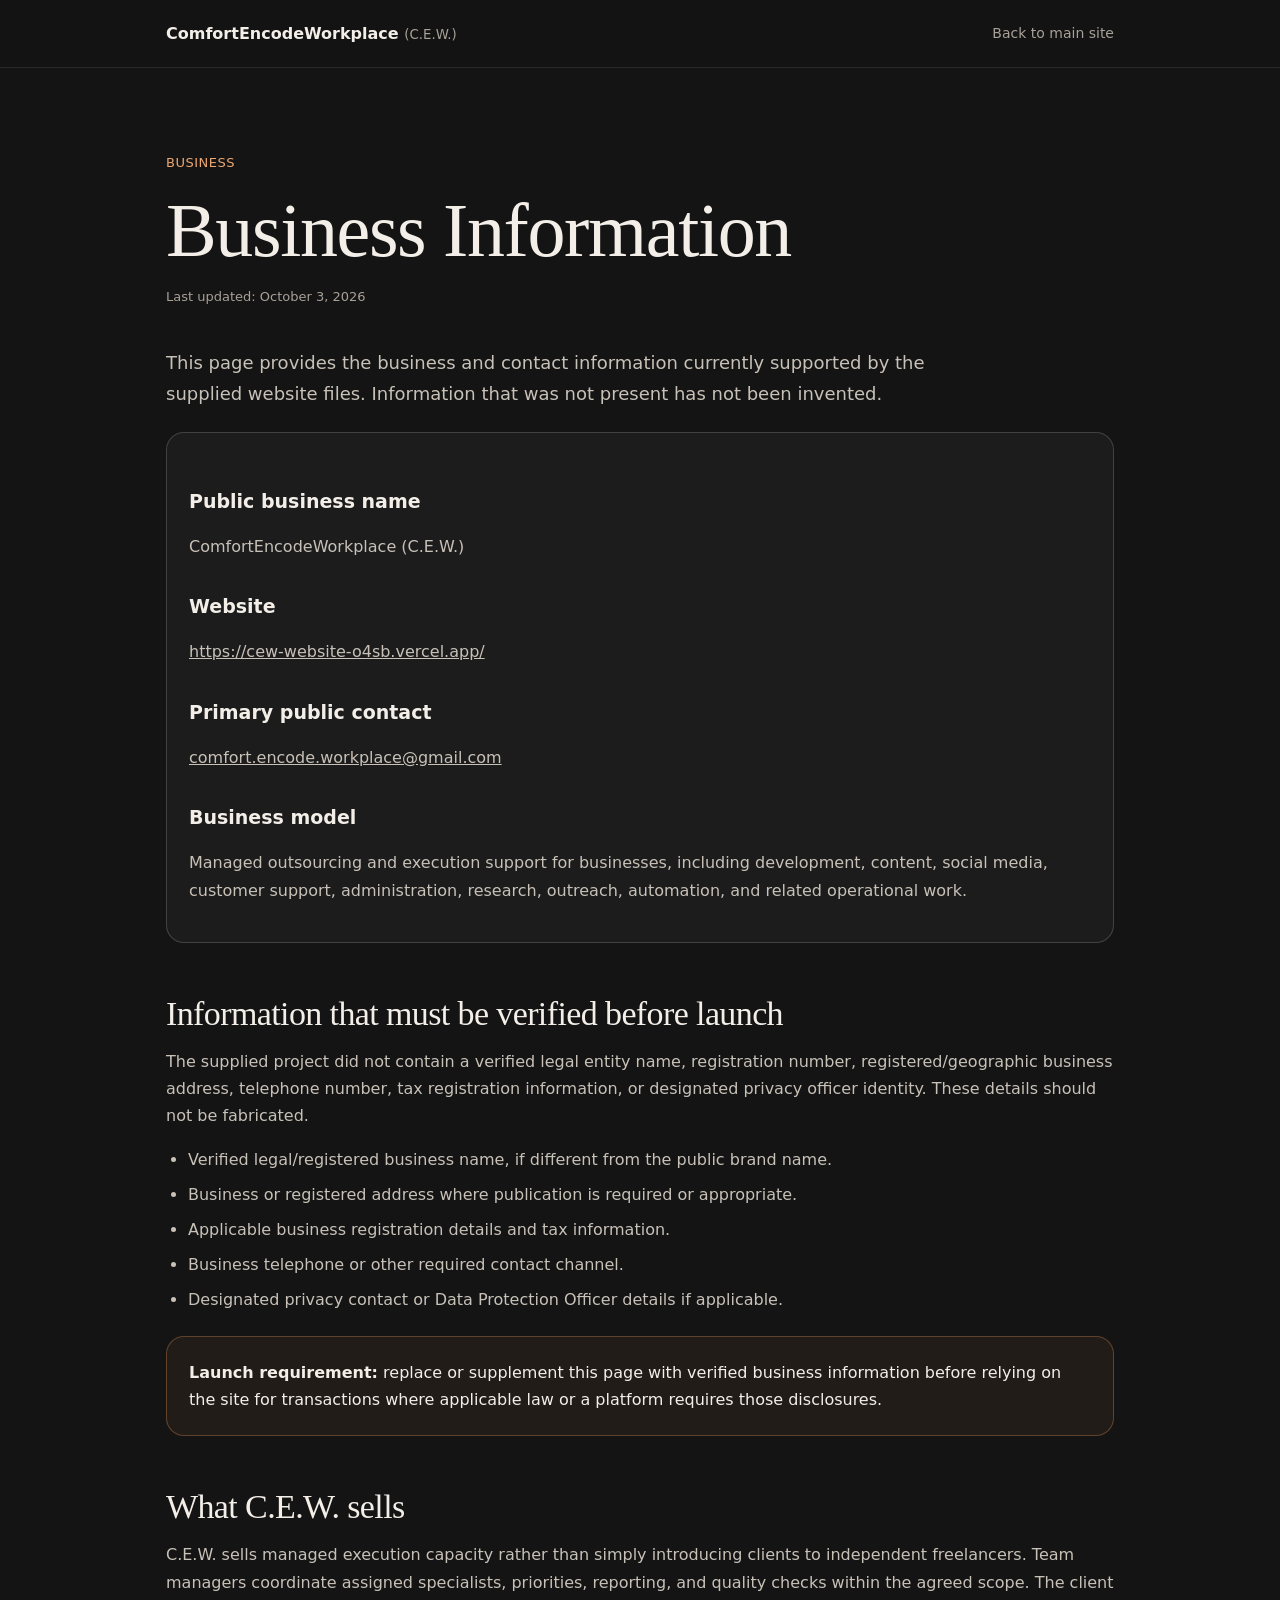
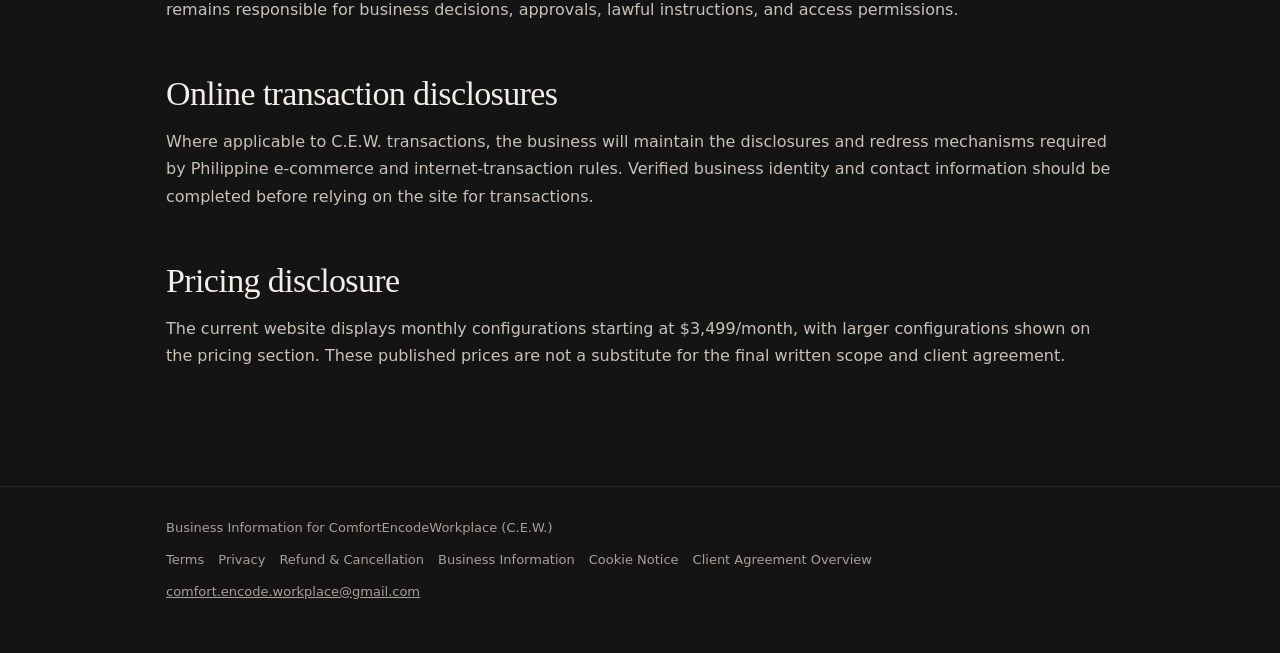
<file: business-information.html>
<!DOCTYPE html>
<html lang="en">
<head>
<meta charset="UTF-8">
<meta name="viewport" content="width=device-width, initial-scale=1">
<title>Business Information | ComfortEncodeWorkplace (C.E.W.)</title>
<meta name="description" content="Public business and contact information for ComfortEncodeWorkplace, including its managed outsourcing model and required information to verify before launch.">
<meta name="robots" content="index, follow">
<link rel="canonical" href="https://cew-website-o4sb.vercel.app/business-information.html">
<meta http-equiv="Content-Security-Policy" content="default-src 'self'; base-uri 'self'; object-src 'none'; frame-ancestors 'none'; upgrade-insecure-requests; script-src 'self'; style-src 'self' https://fonts.googleapis.com; font-src 'self' https://fonts.gstatic.com; img-src 'self' data:; connect-src 'self'; form-action 'self';">
<meta name="referrer" content="strict-origin-when-cross-origin">
<link rel="stylesheet" href="legal.css">
<link rel="preconnect" href="https://fonts.googleapis.com">
<link rel="preconnect" href="https://fonts.gstatic.com" crossorigin>
<link href="https://fonts.googleapis.com/css2?family=Instrument+Serif:ital@0;1&family=Geist:wght@300;400;500;600;700&family=Geist+Mono:wght@400;500&display=swap" rel="stylesheet">
<script src="legal-config.js" defer></script>
</head>
<body>
<header class="topbar"><div class="wrap"><a class="brand" href="index.html">ComfortEncodeWorkplace <small>(C.E.W.)</small></a><a class="back" href="index.html">Back to main site</a></div></header>
<main><div class="wrap">
<div class="eyebrow">Business</div>
<h1>Business Information</h1>
<p class="meta">Last updated: October 3, 2026</p>

<p class="lede">This page provides the business and contact information currently supported by the supplied website files. Information that was not present has not been invented.</p>

<div class="card">
<h3>Public business name</h3>
<p>ComfortEncodeWorkplace (C.E.W.)</p>
<h3>Website</h3>
<p><a href="index.html">https://cew-website-o4sb.vercel.app/</a></p>
<h3>Primary public contact</h3>
<p><a href="mailto:comfort.encode.workplace@gmail.com">comfort.encode.workplace@gmail.com</a></p>
<h3>Business model</h3>
<p>Managed outsourcing and execution support for businesses, including development, content, social media, customer support, administration, research, outreach, automation, and related operational work.</p>
</div>

<h2>Information that must be verified before launch</h2>
<p>The supplied project did not contain a verified legal entity name, registration number, registered/geographic business address, telephone number, tax registration information, or designated privacy officer identity. These details should not be fabricated.</p>
<ul>
<li>Verified legal/registered business name, if different from the public brand name.</li>
<li>Business or registered address where publication is required or appropriate.</li>
<li>Applicable business registration details and tax information.</li>
<li>Business telephone or other required contact channel.</li>
<li>Designated privacy contact or Data Protection Officer details if applicable.</li>
</ul>

<div class="card notice"><strong>Launch requirement:</strong> replace or supplement this page with verified business information before relying on the site for transactions where applicable law or a platform requires those disclosures.</div>

<h2>What C.E.W. sells</h2>
<p>C.E.W. sells managed execution capacity rather than simply introducing clients to independent freelancers. Team managers coordinate assigned specialists, priorities, reporting, and quality checks within the agreed scope. The client remains responsible for business decisions, approvals, lawful instructions, and access permissions.</p>

<h2>Online transaction disclosures</h2>
<p>Where applicable to C.E.W. transactions, the business will maintain the disclosures and redress mechanisms required by Philippine e-commerce and internet-transaction rules. Verified business identity and contact information should be completed before relying on the site for transactions.</p>

<h2>Pricing disclosure</h2>
<p>The current website displays monthly configurations starting at $3,499/month, with larger configurations shown on the pricing section. These published prices are not a substitute for the final written scope and client agreement.</p>

</div></main>
<footer><div class="wrap">
  <div>Business Information for ComfortEncodeWorkplace (C.E.W.)</div>
  <div class="footer-links">
    <a href="terms.html">Terms</a><a href="privacy.html">Privacy</a><a href="refund-cancellation.html">Refund &amp; Cancellation</a><a href="business-information.html">Business Information</a><a href="cookie-notice.html">Cookie Notice</a><a href="client-agreement-overview.html">Client Agreement Overview</a>
  </div>
  <div class="footer-contact"><a href="mailto:comfort.encode.workplace@gmail.com">comfort.encode.workplace@gmail.com</a></div>
</div></footer>
</body>
</html>
</file>
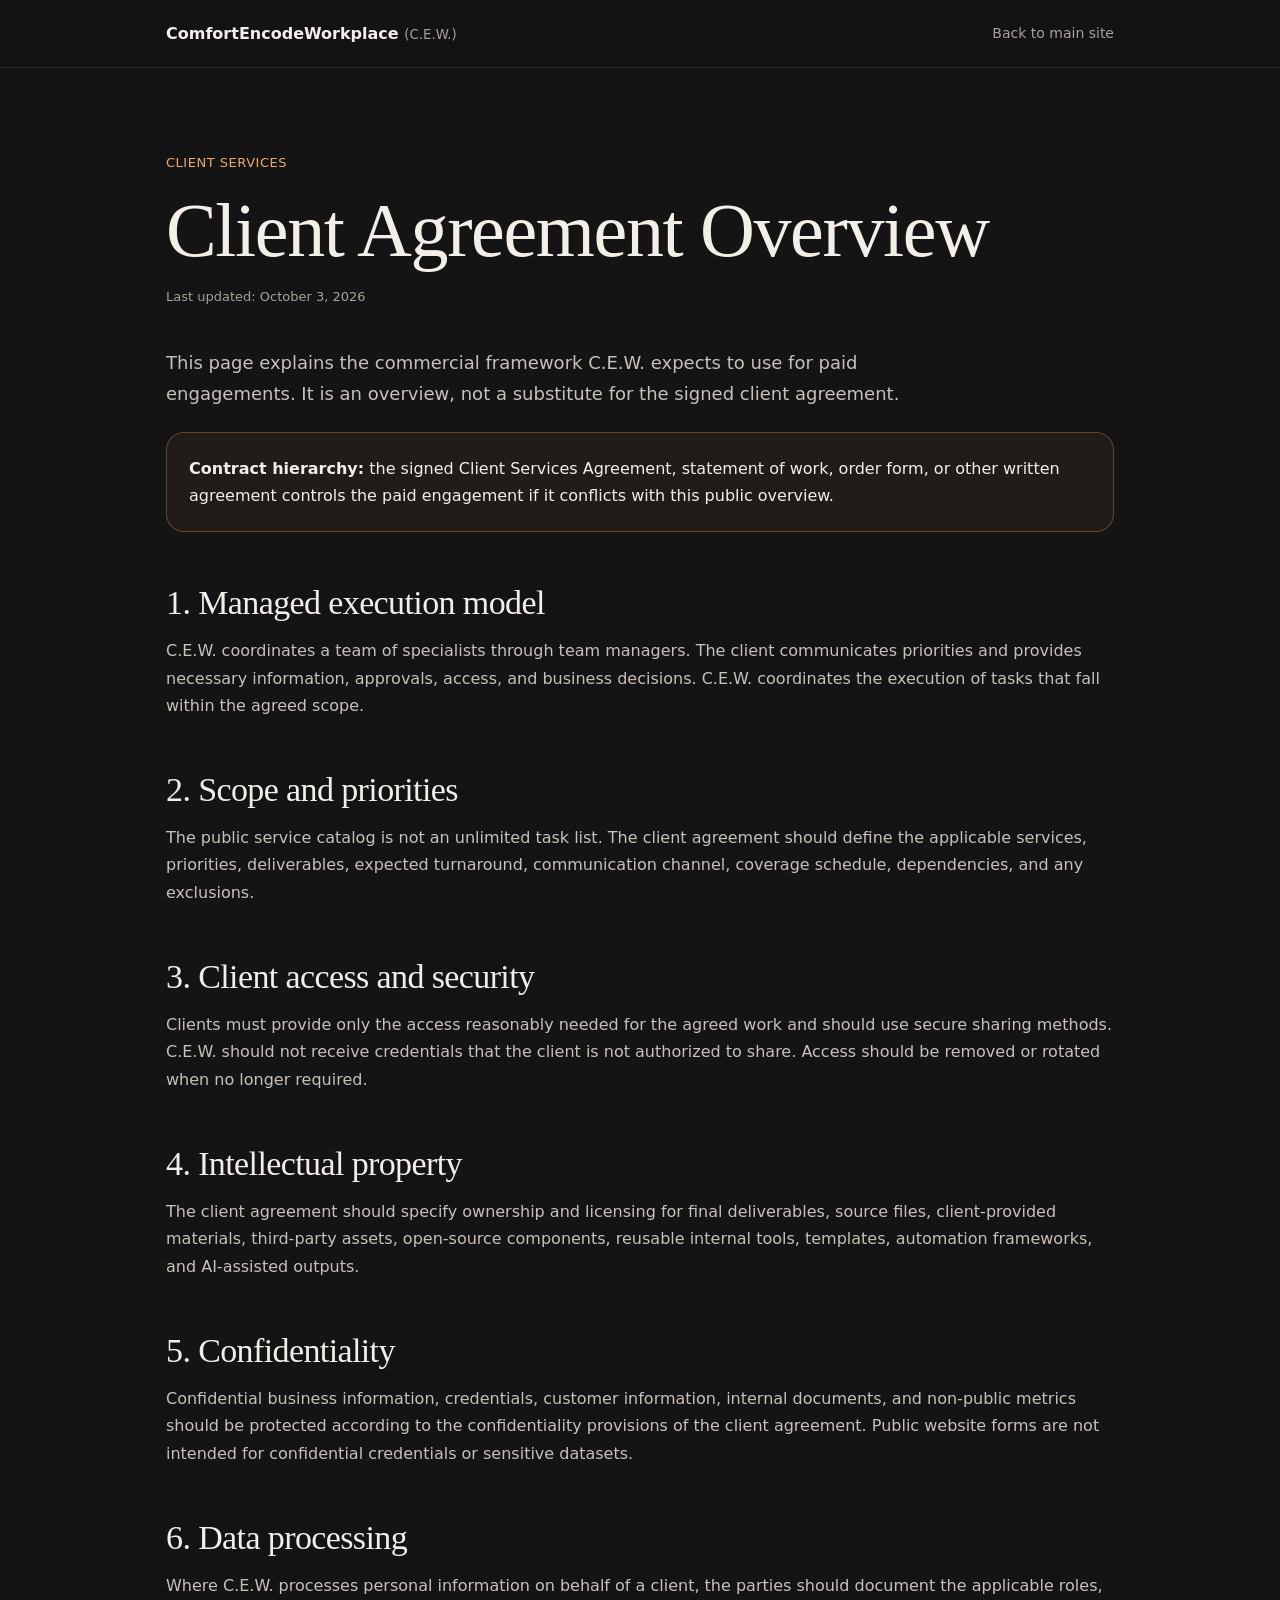
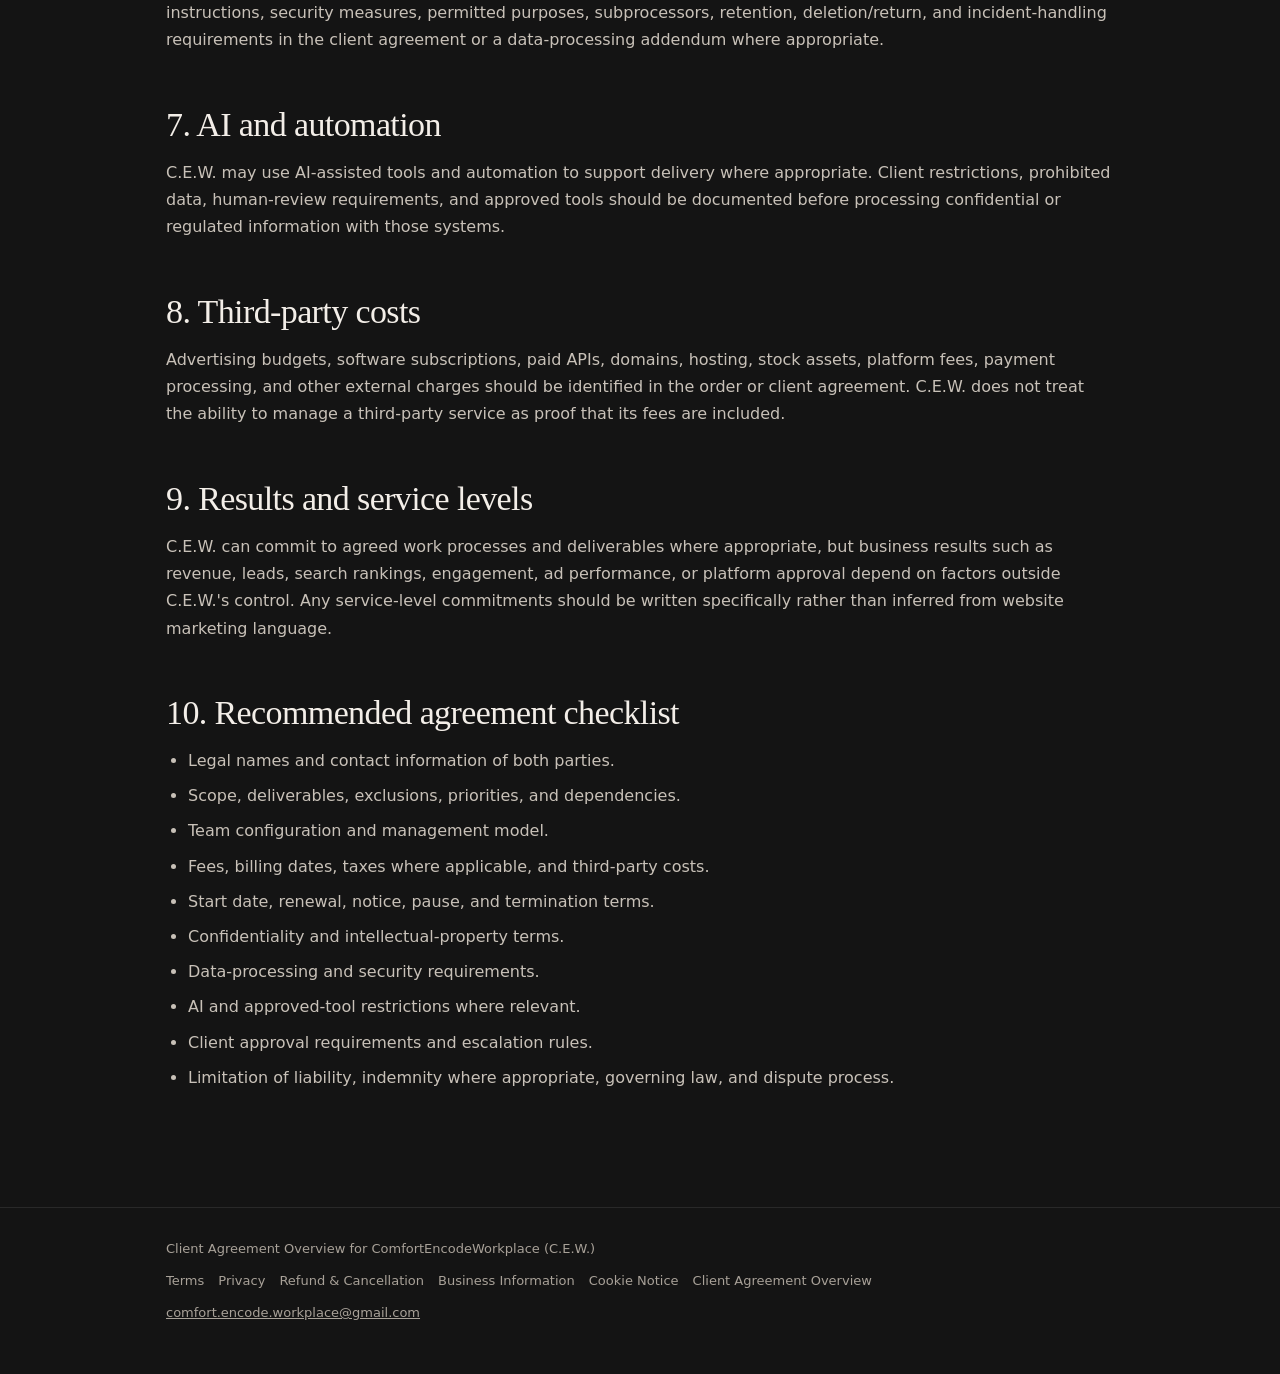
<file: client-agreement-overview.html>
<!DOCTYPE html>
<html lang="en">
<head>
<meta charset="UTF-8">
<meta name="viewport" content="width=device-width, initial-scale=1">
<title>Client Agreement Overview | ComfortEncodeWorkplace (C.E.W.)</title>
<meta name="description" content="Public overview of the commercial and operational framework for C.E.W. paid client engagements.">
<meta name="robots" content="index, follow">
<link rel="canonical" href="https://cew-website-o4sb.vercel.app/client-agreement-overview.html">
<meta http-equiv="Content-Security-Policy" content="default-src 'self'; base-uri 'self'; object-src 'none'; frame-ancestors 'none'; upgrade-insecure-requests; script-src 'self'; style-src 'self' https://fonts.googleapis.com; font-src 'self' https://fonts.gstatic.com; img-src 'self' data:; connect-src 'self'; form-action 'self';">
<meta name="referrer" content="strict-origin-when-cross-origin">
<link rel="stylesheet" href="legal.css">
<link rel="preconnect" href="https://fonts.googleapis.com">
<link rel="preconnect" href="https://fonts.gstatic.com" crossorigin>
<link href="https://fonts.googleapis.com/css2?family=Instrument+Serif:ital@0;1&family=Geist:wght@300;400;500;600;700&family=Geist+Mono:wght@400;500&display=swap" rel="stylesheet">
<script src="legal-config.js" defer></script>
</head>
<body>
<header class="topbar"><div class="wrap"><a class="brand" href="index.html">ComfortEncodeWorkplace <small>(C.E.W.)</small></a><a class="back" href="index.html">Back to main site</a></div></header>
<main><div class="wrap">
<div class="eyebrow">Client Services</div>
<h1>Client Agreement Overview</h1>
<p class="meta">Last updated: October 3, 2026</p>

<p class="lede">This page explains the commercial framework C.E.W. expects to use for paid engagements. It is an overview, not a substitute for the signed client agreement.</p>

<div class="card notice"><strong>Contract hierarchy:</strong> the signed Client Services Agreement, statement of work, order form, or other written agreement controls the paid engagement if it conflicts with this public overview.</div>

<h2>1. Managed execution model</h2>
<p>C.E.W. coordinates a team of specialists through team managers. The client communicates priorities and provides necessary information, approvals, access, and business decisions. C.E.W. coordinates the execution of tasks that fall within the agreed scope.</p>

<h2>2. Scope and priorities</h2>
<p>The public service catalog is not an unlimited task list. The client agreement should define the applicable services, priorities, deliverables, expected turnaround, communication channel, coverage schedule, dependencies, and any exclusions.</p>

<h2>3. Client access and security</h2>
<p>Clients must provide only the access reasonably needed for the agreed work and should use secure sharing methods. C.E.W. should not receive credentials that the client is not authorized to share. Access should be removed or rotated when no longer required.</p>

<h2>4. Intellectual property</h2>
<p>The client agreement should specify ownership and licensing for final deliverables, source files, client-provided materials, third-party assets, open-source components, reusable internal tools, templates, automation frameworks, and AI-assisted outputs.</p>

<h2>5. Confidentiality</h2>
<p>Confidential business information, credentials, customer information, internal documents, and non-public metrics should be protected according to the confidentiality provisions of the client agreement. Public website forms are not intended for confidential credentials or sensitive datasets.</p>

<h2>6. Data processing</h2>
<p>Where C.E.W. processes personal information on behalf of a client, the parties should document the applicable roles, instructions, security measures, permitted purposes, subprocessors, retention, deletion/return, and incident-handling requirements in the client agreement or a data-processing addendum where appropriate.</p>

<h2>7. AI and automation</h2>
<p>C.E.W. may use AI-assisted tools and automation to support delivery where appropriate. Client restrictions, prohibited data, human-review requirements, and approved tools should be documented before processing confidential or regulated information with those systems.</p>

<h2>8. Third-party costs</h2>
<p>Advertising budgets, software subscriptions, paid APIs, domains, hosting, stock assets, platform fees, payment processing, and other external charges should be identified in the order or client agreement. C.E.W. does not treat the ability to manage a third-party service as proof that its fees are included.</p>

<h2>9. Results and service levels</h2>
<p>C.E.W. can commit to agreed work processes and deliverables where appropriate, but business results such as revenue, leads, search rankings, engagement, ad performance, or platform approval depend on factors outside C.E.W.'s control. Any service-level commitments should be written specifically rather than inferred from website marketing language.</p>

<h2>10. Recommended agreement checklist</h2>
<ul>
<li>Legal names and contact information of both parties.</li>
<li>Scope, deliverables, exclusions, priorities, and dependencies.</li>
<li>Team configuration and management model.</li>
<li>Fees, billing dates, taxes where applicable, and third-party costs.</li>
<li>Start date, renewal, notice, pause, and termination terms.</li>
<li>Confidentiality and intellectual-property terms.</li>
<li>Data-processing and security requirements.</li>
<li>AI and approved-tool restrictions where relevant.</li>
<li>Client approval requirements and escalation rules.</li>
<li>Limitation of liability, indemnity where appropriate, governing law, and dispute process.</li>
</ul>

</div></main>
<footer><div class="wrap">
  <div>Client Agreement Overview for ComfortEncodeWorkplace (C.E.W.)</div>
  <div class="footer-links">
    <a href="terms.html">Terms</a><a href="privacy.html">Privacy</a><a href="refund-cancellation.html">Refund &amp; Cancellation</a><a href="business-information.html">Business Information</a><a href="cookie-notice.html">Cookie Notice</a><a href="client-agreement-overview.html">Client Agreement Overview</a>
  </div>
  <div class="footer-contact"><a href="mailto:comfort.encode.workplace@gmail.com">comfort.encode.workplace@gmail.com</a></div>
</div></footer>
</body>
</html>
</file>
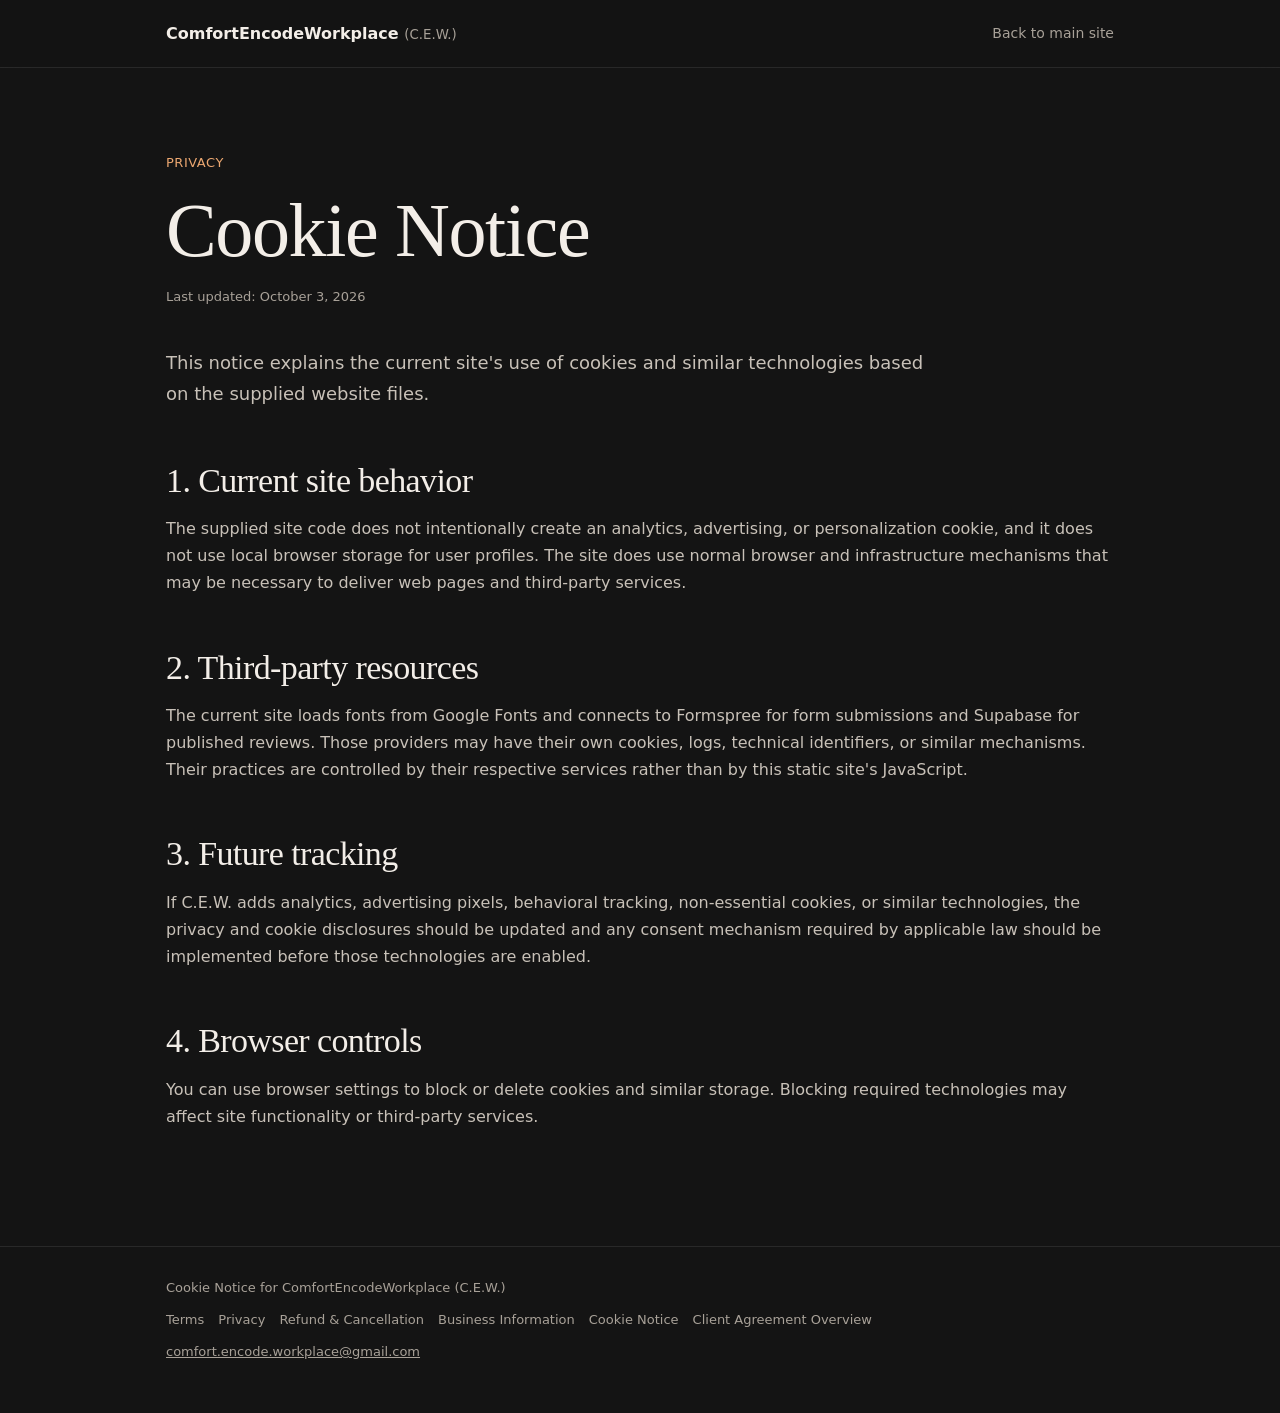
<file: cookie-notice.html>
<!DOCTYPE html>
<html lang="en">
<head>
<meta charset="UTF-8">
<meta name="viewport" content="width=device-width, initial-scale=1">
<title>Cookie Notice | ComfortEncodeWorkplace (C.E.W.)</title>
<meta name="description" content="Cookie and tracking notice for the current ComfortEncodeWorkplace website.">
<meta name="robots" content="index, follow">
<link rel="canonical" href="https://cew-website-o4sb.vercel.app/cookie-notice.html">
<meta http-equiv="Content-Security-Policy" content="default-src 'self'; base-uri 'self'; object-src 'none'; frame-ancestors 'none'; upgrade-insecure-requests; script-src 'self'; style-src 'self' https://fonts.googleapis.com; font-src 'self' https://fonts.gstatic.com; img-src 'self' data:; connect-src 'self'; form-action 'self';">
<meta name="referrer" content="strict-origin-when-cross-origin">
<link rel="stylesheet" href="legal.css">
<link rel="preconnect" href="https://fonts.googleapis.com">
<link rel="preconnect" href="https://fonts.gstatic.com" crossorigin>
<link href="https://fonts.googleapis.com/css2?family=Instrument+Serif:ital@0;1&family=Geist:wght@300;400;500;600;700&family=Geist+Mono:wght@400;500&display=swap" rel="stylesheet">
<script src="legal-config.js" defer></script>
</head>
<body>
<header class="topbar"><div class="wrap"><a class="brand" href="index.html">ComfortEncodeWorkplace <small>(C.E.W.)</small></a><a class="back" href="index.html">Back to main site</a></div></header>
<main><div class="wrap">
<div class="eyebrow">Privacy</div>
<h1>Cookie Notice</h1>
<p class="meta">Last updated: October 3, 2026</p>

<p class="lede">This notice explains the current site's use of cookies and similar technologies based on the supplied website files.</p>

<h2>1. Current site behavior</h2>
<p>The supplied site code does not intentionally create an analytics, advertising, or personalization cookie, and it does not use local browser storage for user profiles. The site does use normal browser and infrastructure mechanisms that may be necessary to deliver web pages and third-party services.</p>

<h2>2. Third-party resources</h2>
<p>The current site loads fonts from Google Fonts and connects to Formspree for form submissions and Supabase for published reviews. Those providers may have their own cookies, logs, technical identifiers, or similar mechanisms. Their practices are controlled by their respective services rather than by this static site's JavaScript.</p>

<h2>3. Future tracking</h2>
<p>If C.E.W. adds analytics, advertising pixels, behavioral tracking, non-essential cookies, or similar technologies, the privacy and cookie disclosures should be updated and any consent mechanism required by applicable law should be implemented before those technologies are enabled.</p>

<h2>4. Browser controls</h2>
<p>You can use browser settings to block or delete cookies and similar storage. Blocking required technologies may affect site functionality or third-party services.</p>

</div></main>
<footer><div class="wrap">
  <div>Cookie Notice for ComfortEncodeWorkplace (C.E.W.)</div>
  <div class="footer-links">
    <a href="terms.html">Terms</a><a href="privacy.html">Privacy</a><a href="refund-cancellation.html">Refund &amp; Cancellation</a><a href="business-information.html">Business Information</a><a href="cookie-notice.html">Cookie Notice</a><a href="client-agreement-overview.html">Client Agreement Overview</a>
  </div>
  <div class="footer-contact"><a href="mailto:comfort.encode.workplace@gmail.com">comfort.encode.workplace@gmail.com</a></div>
</div></footer>
</body>
</html>
</file>
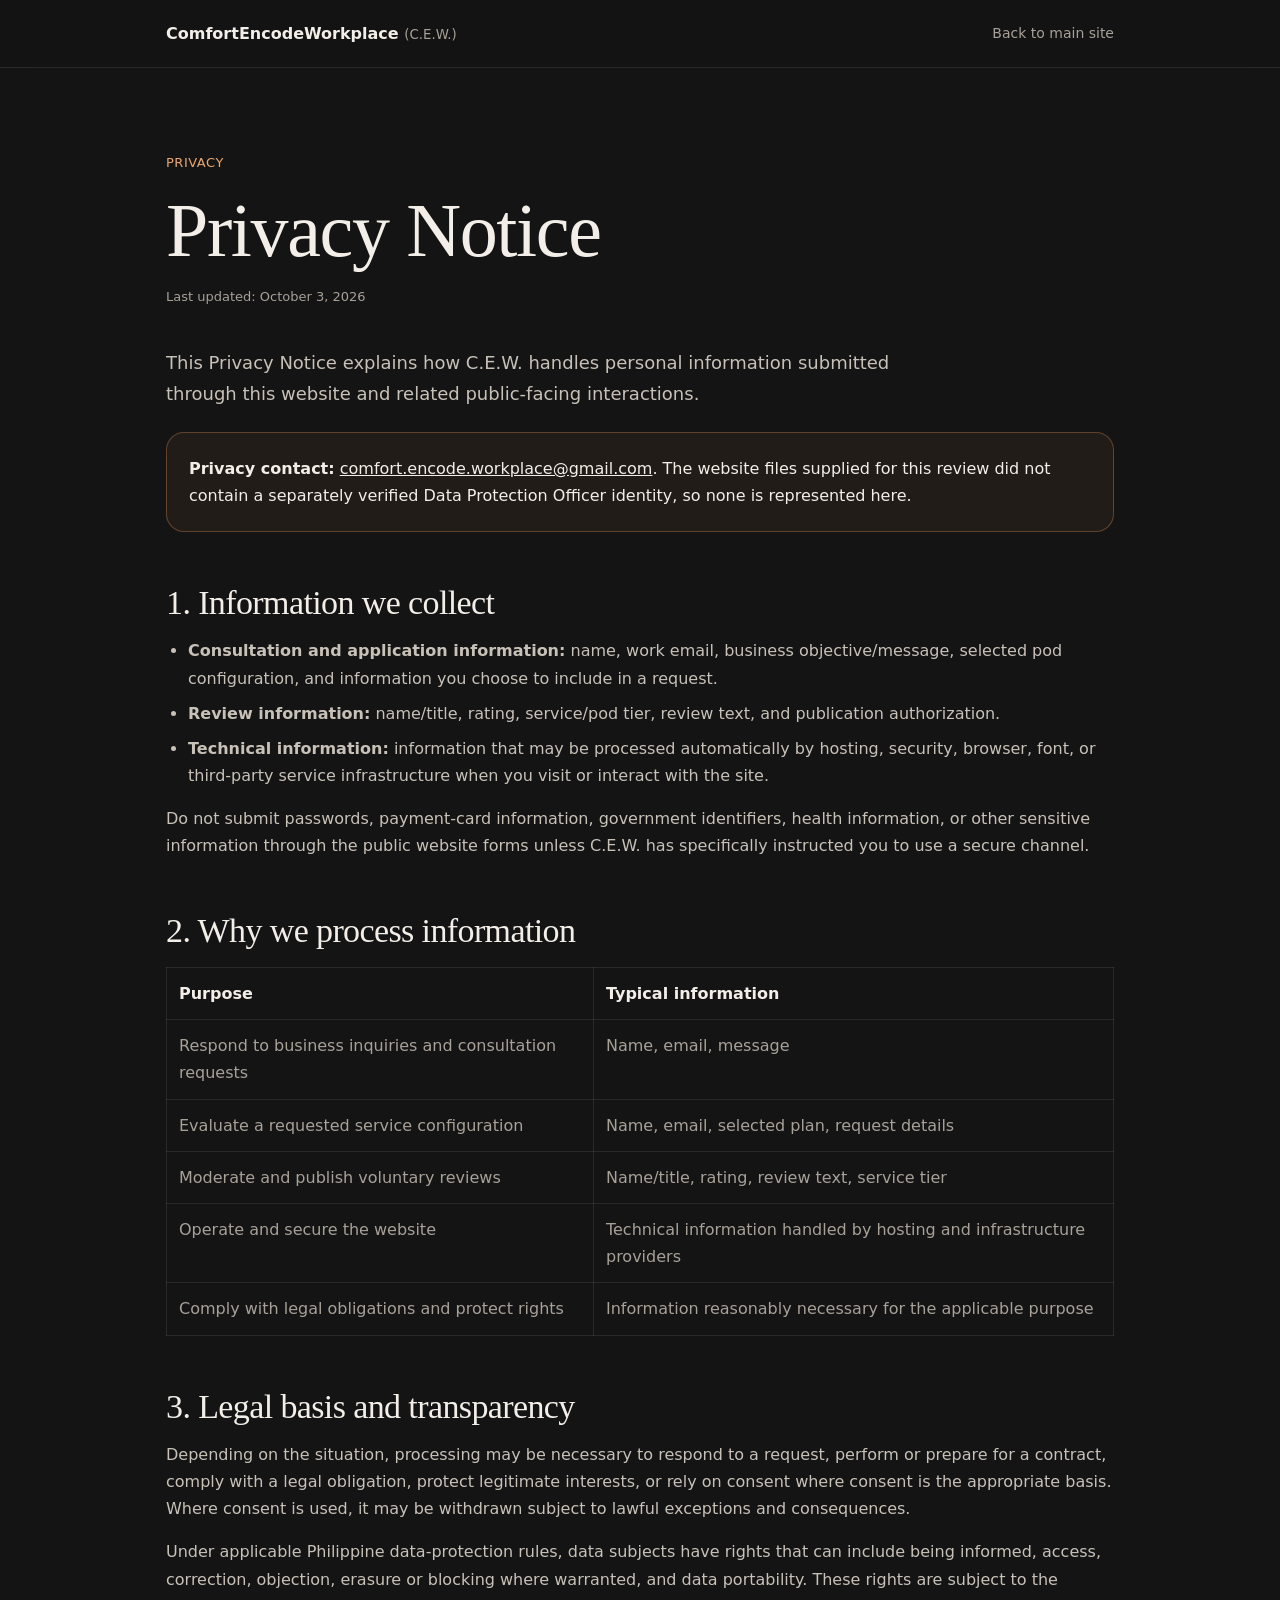
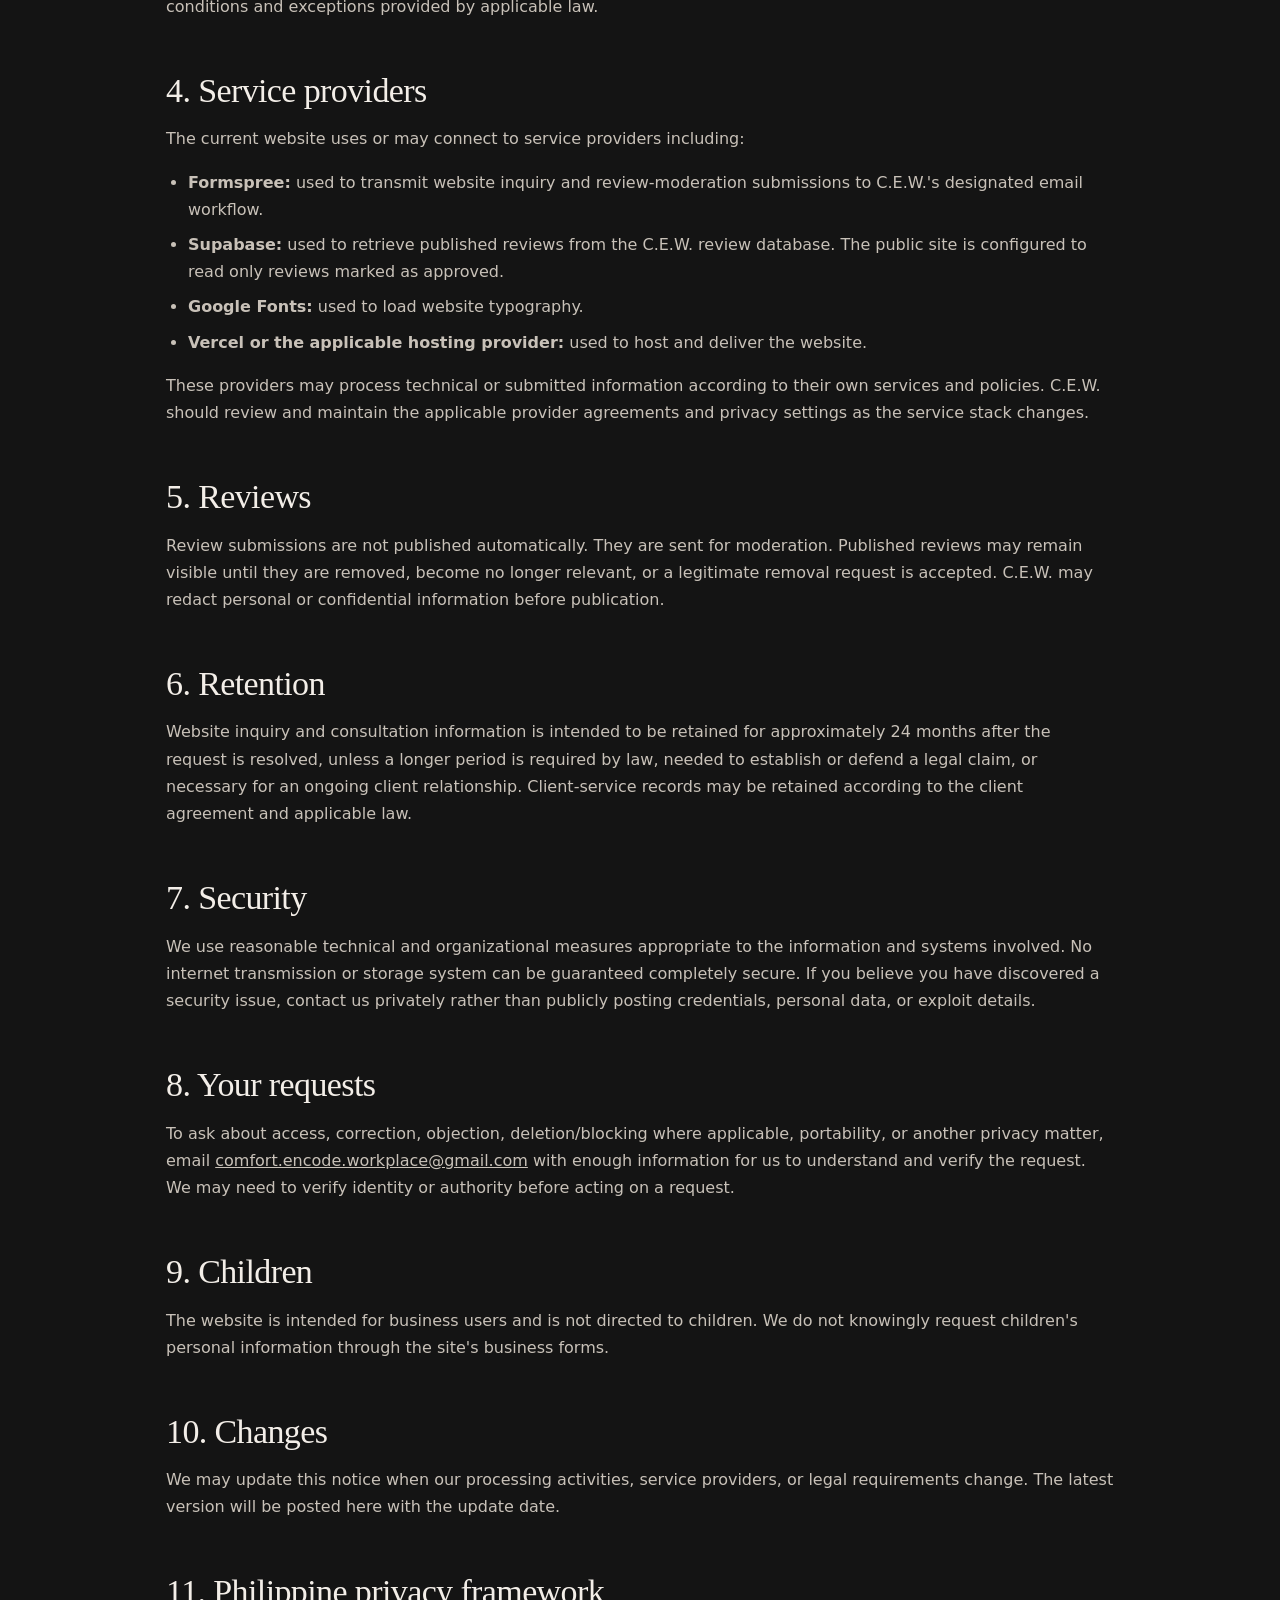
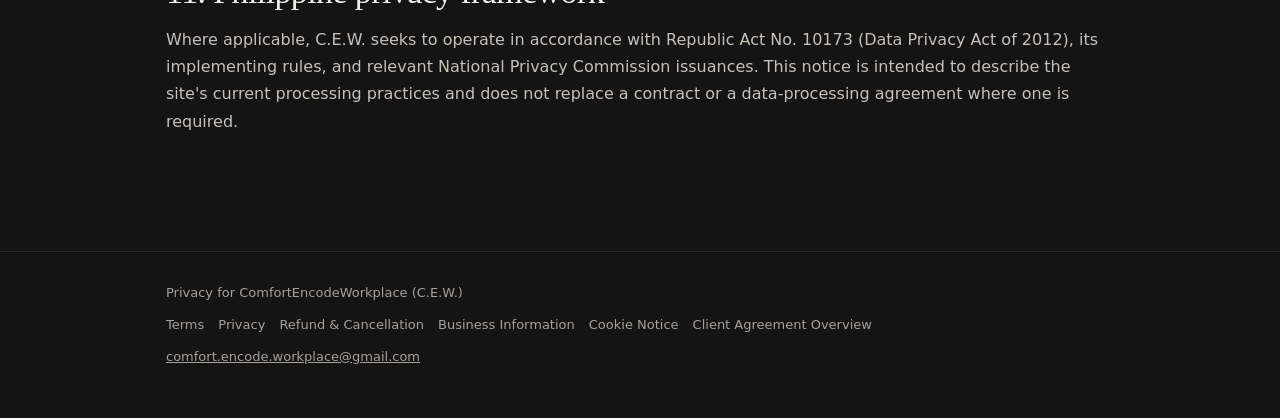
<file: privacy.html>
<!DOCTYPE html>
<html lang="en">
<head>
<meta charset="UTF-8">
<meta name="viewport" content="width=device-width, initial-scale=1">
<title>Privacy Notice | ComfortEncodeWorkplace (C.E.W.)</title>
<meta name="description" content="Privacy Notice for ComfortEncodeWorkplace covering website inquiries, review submissions, service providers, data rights, retention, and security.">
<meta name="robots" content="index, follow">
<link rel="canonical" href="https://cew-website-o4sb.vercel.app/privacy.html">
<meta http-equiv="Content-Security-Policy" content="default-src 'self'; base-uri 'self'; object-src 'none'; frame-ancestors 'none'; upgrade-insecure-requests; script-src 'self'; style-src 'self' https://fonts.googleapis.com; font-src 'self' https://fonts.gstatic.com; img-src 'self' data:; connect-src 'self'; form-action 'self';">
<meta name="referrer" content="strict-origin-when-cross-origin">
<link rel="stylesheet" href="legal.css">
<link rel="preconnect" href="https://fonts.googleapis.com">
<link rel="preconnect" href="https://fonts.gstatic.com" crossorigin>
<link href="https://fonts.googleapis.com/css2?family=Instrument+Serif:ital@0;1&family=Geist:wght@300;400;500;600;700&family=Geist+Mono:wght@400;500&display=swap" rel="stylesheet">
<script src="legal-config.js" defer></script>
</head>
<body>
<header class="topbar"><div class="wrap"><a class="brand" href="index.html">ComfortEncodeWorkplace <small>(C.E.W.)</small></a><a class="back" href="index.html">Back to main site</a></div></header>
<main><div class="wrap">
<div class="eyebrow">Privacy</div>
<h1>Privacy Notice</h1>
<p class="meta">Last updated: October 3, 2026</p>

<p class="lede">This Privacy Notice explains how C.E.W. handles personal information submitted through this website and related public-facing interactions.</p>

<div class="card notice"><strong>Privacy contact:</strong> <a href="mailto:comfort.encode.workplace@gmail.com">comfort.encode.workplace@gmail.com</a>. The website files supplied for this review did not contain a separately verified Data Protection Officer identity, so none is represented here.</div>

<h2>1. Information we collect</h2>
<ul>
<li><strong>Consultation and application information:</strong> name, work email, business objective/message, selected pod configuration, and information you choose to include in a request.</li>
<li><strong>Review information:</strong> name/title, rating, service/pod tier, review text, and publication authorization.</li>
<li><strong>Technical information:</strong> information that may be processed automatically by hosting, security, browser, font, or third-party service infrastructure when you visit or interact with the site.</li>
</ul>
<p>Do not submit passwords, payment-card information, government identifiers, health information, or other sensitive information through the public website forms unless C.E.W. has specifically instructed you to use a secure channel.</p>

<h2>2. Why we process information</h2>
<table><thead><tr><th>Purpose</th><th>Typical information</th></tr></thead><tbody>
<tr><td>Respond to business inquiries and consultation requests</td><td>Name, email, message</td></tr>
<tr><td>Evaluate a requested service configuration</td><td>Name, email, selected plan, request details</td></tr>
<tr><td>Moderate and publish voluntary reviews</td><td>Name/title, rating, review text, service tier</td></tr>
<tr><td>Operate and secure the website</td><td>Technical information handled by hosting and infrastructure providers</td></tr>
<tr><td>Comply with legal obligations and protect rights</td><td>Information reasonably necessary for the applicable purpose</td></tr>
</tbody></table>

<h2>3. Legal basis and transparency</h2>
<p>Depending on the situation, processing may be necessary to respond to a request, perform or prepare for a contract, comply with a legal obligation, protect legitimate interests, or rely on consent where consent is the appropriate basis. Where consent is used, it may be withdrawn subject to lawful exceptions and consequences.</p>
<p>Under applicable Philippine data-protection rules, data subjects have rights that can include being informed, access, correction, objection, erasure or blocking where warranted, and data portability. These rights are subject to the conditions and exceptions provided by applicable law.</p>

<h2>4. Service providers</h2>
<p>The current website uses or may connect to service providers including:</p>
<ul>
<li><strong>Formspree:</strong> used to transmit website inquiry and review-moderation submissions to C.E.W.'s designated email workflow.</li>
<li><strong>Supabase:</strong> used to retrieve published reviews from the C.E.W. review database. The public site is configured to read only reviews marked as approved.</li>
<li><strong>Google Fonts:</strong> used to load website typography.</li>
<li><strong>Vercel or the applicable hosting provider:</strong> used to host and deliver the website.</li>
</ul>
<p>These providers may process technical or submitted information according to their own services and policies. C.E.W. should review and maintain the applicable provider agreements and privacy settings as the service stack changes.</p>

<h2>5. Reviews</h2>
<p>Review submissions are not published automatically. They are sent for moderation. Published reviews may remain visible until they are removed, become no longer relevant, or a legitimate removal request is accepted. C.E.W. may redact personal or confidential information before publication.</p>

<h2>6. Retention</h2>
<p>Website inquiry and consultation information is intended to be retained for approximately 24 months after the request is resolved, unless a longer period is required by law, needed to establish or defend a legal claim, or necessary for an ongoing client relationship. Client-service records may be retained according to the client agreement and applicable law.</p>

<h2>7. Security</h2>
<p>We use reasonable technical and organizational measures appropriate to the information and systems involved. No internet transmission or storage system can be guaranteed completely secure. If you believe you have discovered a security issue, contact us privately rather than publicly posting credentials, personal data, or exploit details.</p>

<h2>8. Your requests</h2>
<p>To ask about access, correction, objection, deletion/blocking where applicable, portability, or another privacy matter, email <a href="mailto:comfort.encode.workplace@gmail.com">comfort.encode.workplace@gmail.com</a> with enough information for us to understand and verify the request. We may need to verify identity or authority before acting on a request.</p>

<h2>9. Children</h2>
<p>The website is intended for business users and is not directed to children. We do not knowingly request children's personal information through the site's business forms.</p>

<h2>10. Changes</h2>
<p>We may update this notice when our processing activities, service providers, or legal requirements change. The latest version will be posted here with the update date.</p>

<h2>11. Philippine privacy framework</h2>
<p>Where applicable, C.E.W. seeks to operate in accordance with Republic Act No. 10173 (Data Privacy Act of 2012), its implementing rules, and relevant National Privacy Commission issuances. This notice is intended to describe the site's current processing practices and does not replace a contract or a data-processing agreement where one is required.</p>

</div></main>
<footer><div class="wrap">
  <div>Privacy for ComfortEncodeWorkplace (C.E.W.)</div>
  <div class="footer-links">
    <a href="terms.html">Terms</a><a href="privacy.html">Privacy</a><a href="refund-cancellation.html">Refund &amp; Cancellation</a><a href="business-information.html">Business Information</a><a href="cookie-notice.html">Cookie Notice</a><a href="client-agreement-overview.html">Client Agreement Overview</a>
  </div>
  <div class="footer-contact"><a href="mailto:comfort.encode.workplace@gmail.com">comfort.encode.workplace@gmail.com</a></div>
</div></footer>
</body>
</html>
</file>
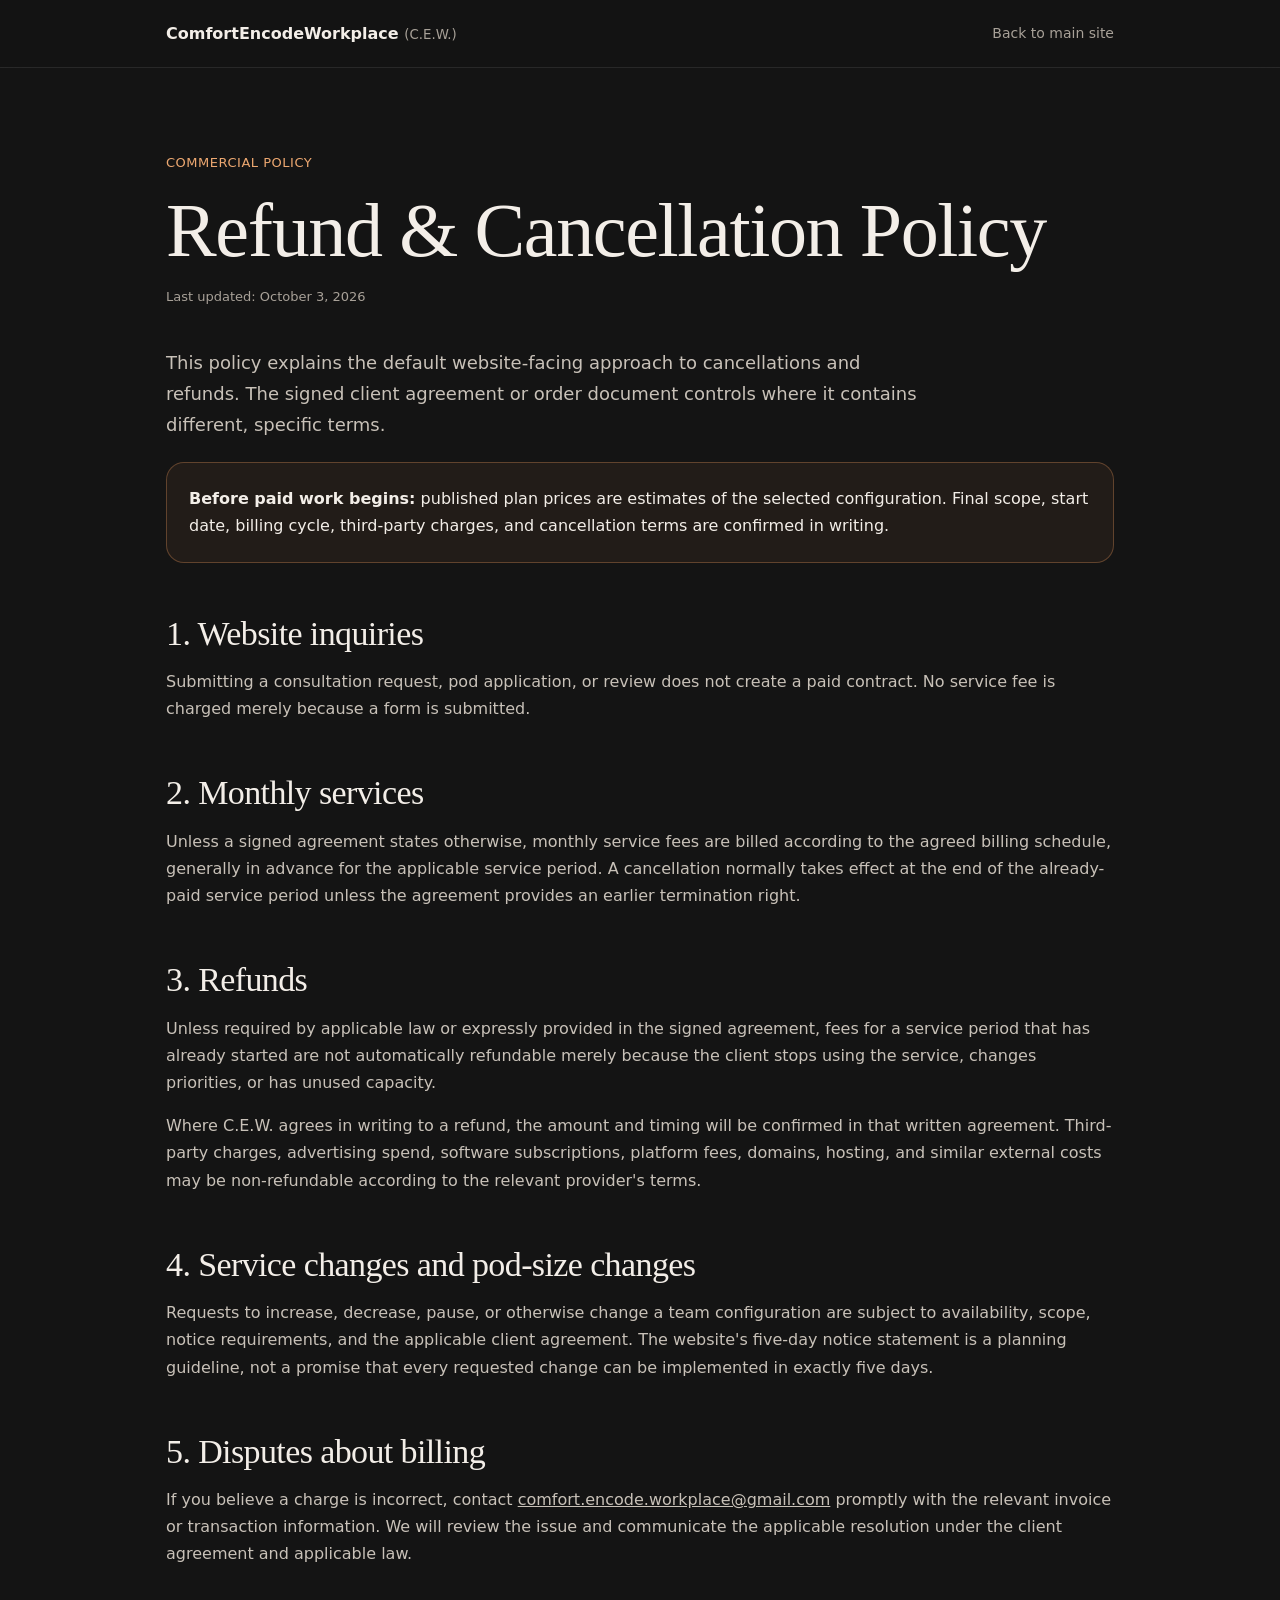
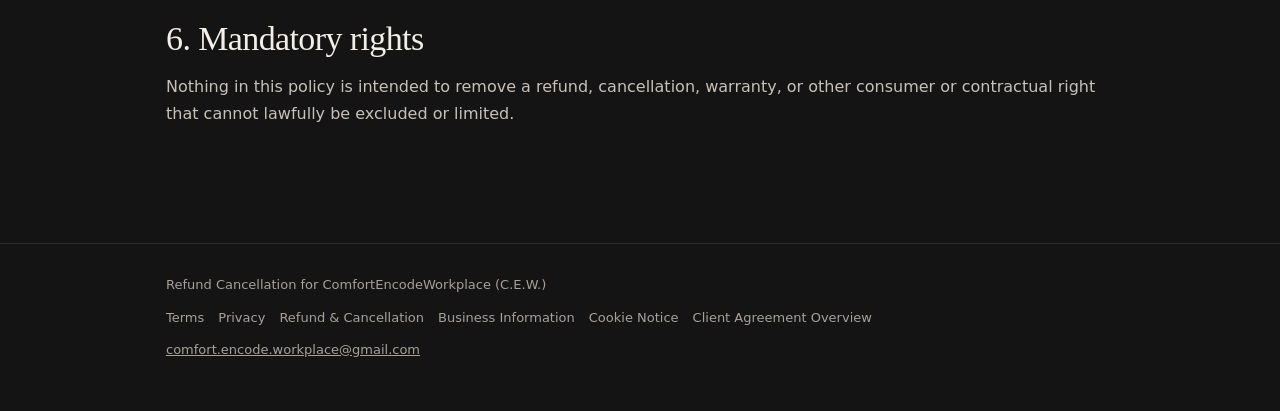
<file: refund-cancellation.html>
<!DOCTYPE html>
<html lang="en">
<head>
<meta charset="UTF-8">
<meta name="viewport" content="width=device-width, initial-scale=1">
<title>Refund & Cancellation Policy | ComfortEncodeWorkplace (C.E.W.)</title>
<meta name="description" content="Default refund and cancellation policy for ComfortEncodeWorkplace managed service plans.">
<meta name="robots" content="index, follow">
<link rel="canonical" href="https://cew-website-o4sb.vercel.app/refund-cancellation.html">
<meta http-equiv="Content-Security-Policy" content="default-src 'self'; base-uri 'self'; object-src 'none'; frame-ancestors 'none'; upgrade-insecure-requests; script-src 'self'; style-src 'self' https://fonts.googleapis.com; font-src 'self' https://fonts.gstatic.com; img-src 'self' data:; connect-src 'self'; form-action 'self';">
<meta name="referrer" content="strict-origin-when-cross-origin">
<link rel="stylesheet" href="legal.css">
<link rel="preconnect" href="https://fonts.googleapis.com">
<link rel="preconnect" href="https://fonts.gstatic.com" crossorigin>
<link href="https://fonts.googleapis.com/css2?family=Instrument+Serif:ital@0;1&family=Geist:wght@300;400;500;600;700&family=Geist+Mono:wght@400;500&display=swap" rel="stylesheet">
<script src="legal-config.js" defer></script>
</head>
<body>
<header class="topbar"><div class="wrap"><a class="brand" href="index.html">ComfortEncodeWorkplace <small>(C.E.W.)</small></a><a class="back" href="index.html">Back to main site</a></div></header>
<main><div class="wrap">
<div class="eyebrow">Commercial Policy</div>
<h1>Refund & Cancellation Policy</h1>
<p class="meta">Last updated: October 3, 2026</p>

<p class="lede">This policy explains the default website-facing approach to cancellations and refunds. The signed client agreement or order document controls where it contains different, specific terms.</p>

<div class="card notice"><strong>Before paid work begins:</strong> published plan prices are estimates of the selected configuration. Final scope, start date, billing cycle, third-party charges, and cancellation terms are confirmed in writing.</div>

<h2>1. Website inquiries</h2>
<p>Submitting a consultation request, pod application, or review does not create a paid contract. No service fee is charged merely because a form is submitted.</p>

<h2>2. Monthly services</h2>
<p>Unless a signed agreement states otherwise, monthly service fees are billed according to the agreed billing schedule, generally in advance for the applicable service period. A cancellation normally takes effect at the end of the already-paid service period unless the agreement provides an earlier termination right.</p>

<h2>3. Refunds</h2>
<p>Unless required by applicable law or expressly provided in the signed agreement, fees for a service period that has already started are not automatically refundable merely because the client stops using the service, changes priorities, or has unused capacity.</p>
<p>Where C.E.W. agrees in writing to a refund, the amount and timing will be confirmed in that written agreement. Third-party charges, advertising spend, software subscriptions, platform fees, domains, hosting, and similar external costs may be non-refundable according to the relevant provider's terms.</p>

<h2>4. Service changes and pod-size changes</h2>
<p>Requests to increase, decrease, pause, or otherwise change a team configuration are subject to availability, scope, notice requirements, and the applicable client agreement. The website's five-day notice statement is a planning guideline, not a promise that every requested change can be implemented in exactly five days.</p>

<h2>5. Disputes about billing</h2>
<p>If you believe a charge is incorrect, contact <a href="mailto:comfort.encode.workplace@gmail.com">comfort.encode.workplace@gmail.com</a> promptly with the relevant invoice or transaction information. We will review the issue and communicate the applicable resolution under the client agreement and applicable law.</p>

<h2>6. Mandatory rights</h2>
<p>Nothing in this policy is intended to remove a refund, cancellation, warranty, or other consumer or contractual right that cannot lawfully be excluded or limited.</p>

</div></main>
<footer><div class="wrap">
  <div>Refund Cancellation for ComfortEncodeWorkplace (C.E.W.)</div>
  <div class="footer-links">
    <a href="terms.html">Terms</a><a href="privacy.html">Privacy</a><a href="refund-cancellation.html">Refund &amp; Cancellation</a><a href="business-information.html">Business Information</a><a href="cookie-notice.html">Cookie Notice</a><a href="client-agreement-overview.html">Client Agreement Overview</a>
  </div>
  <div class="footer-contact"><a href="mailto:comfort.encode.workplace@gmail.com">comfort.encode.workplace@gmail.com</a></div>
</div></footer>
</body>
</html>
</file>
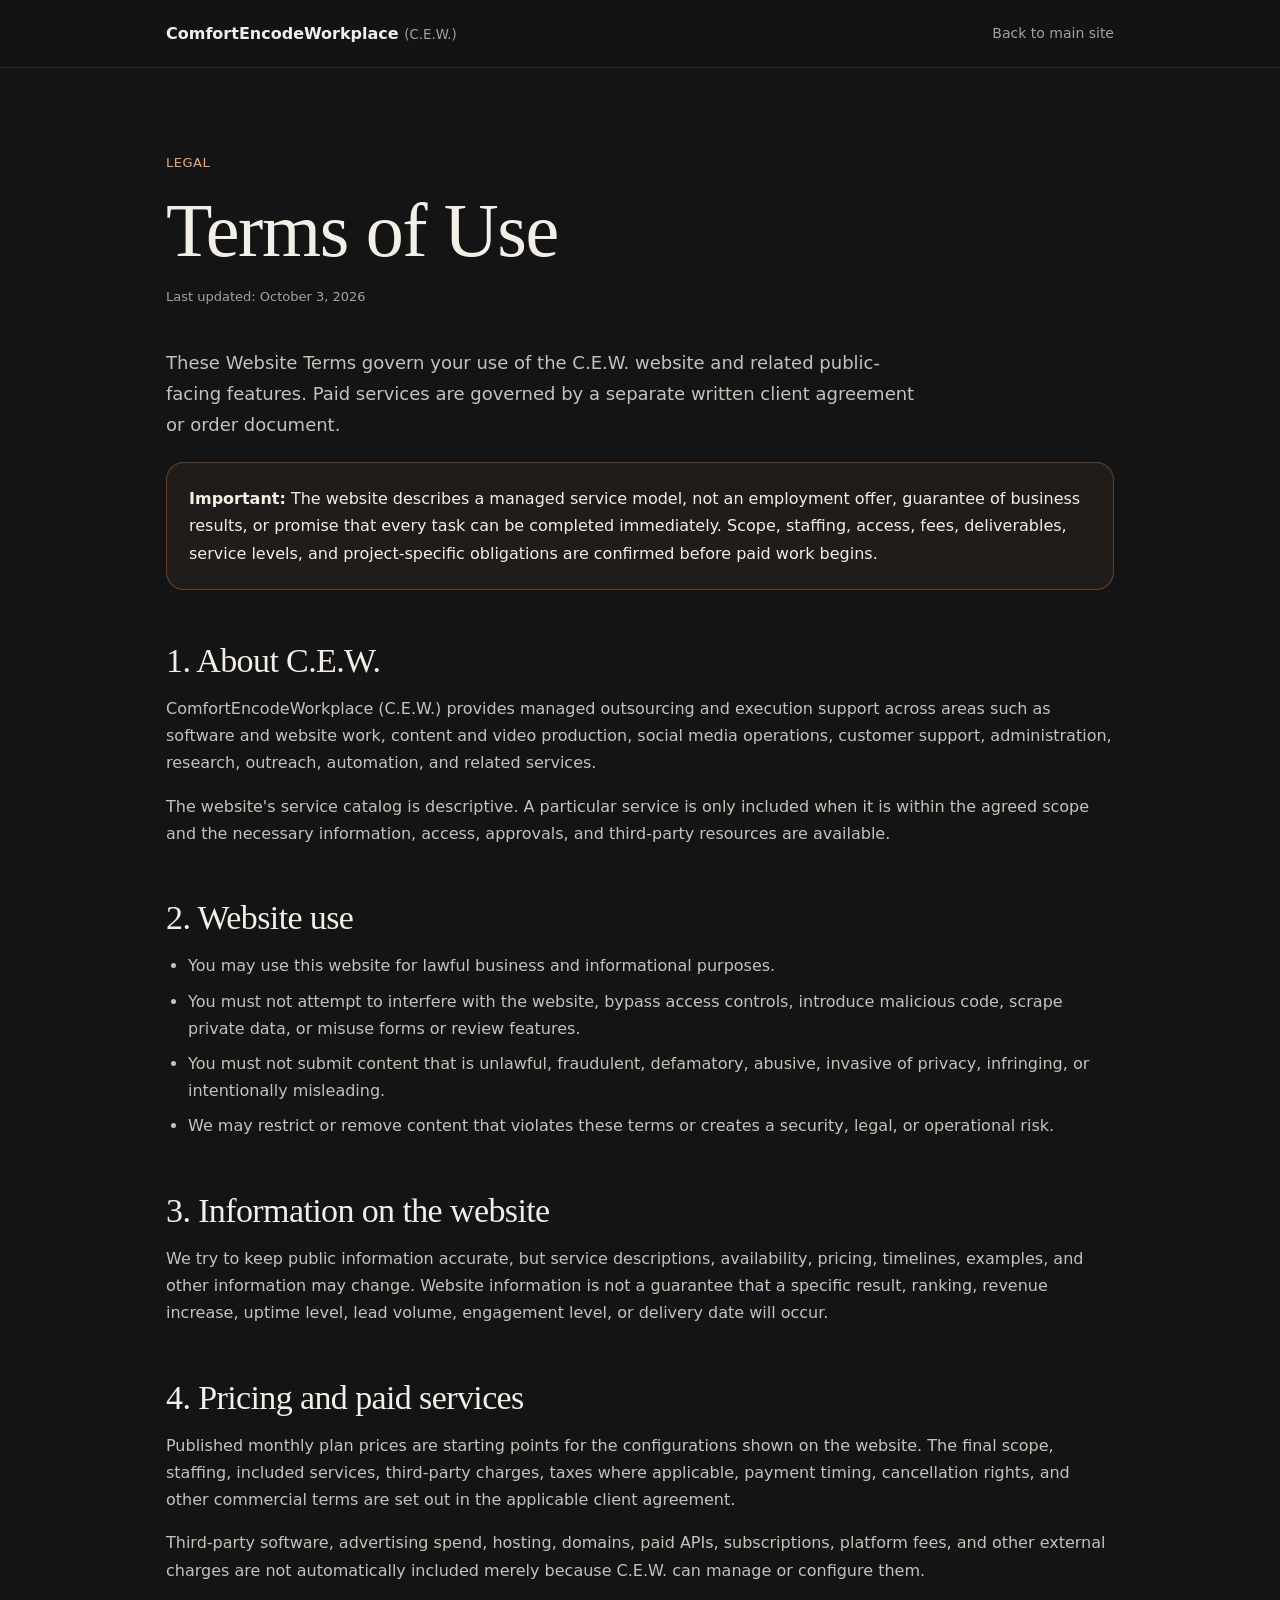
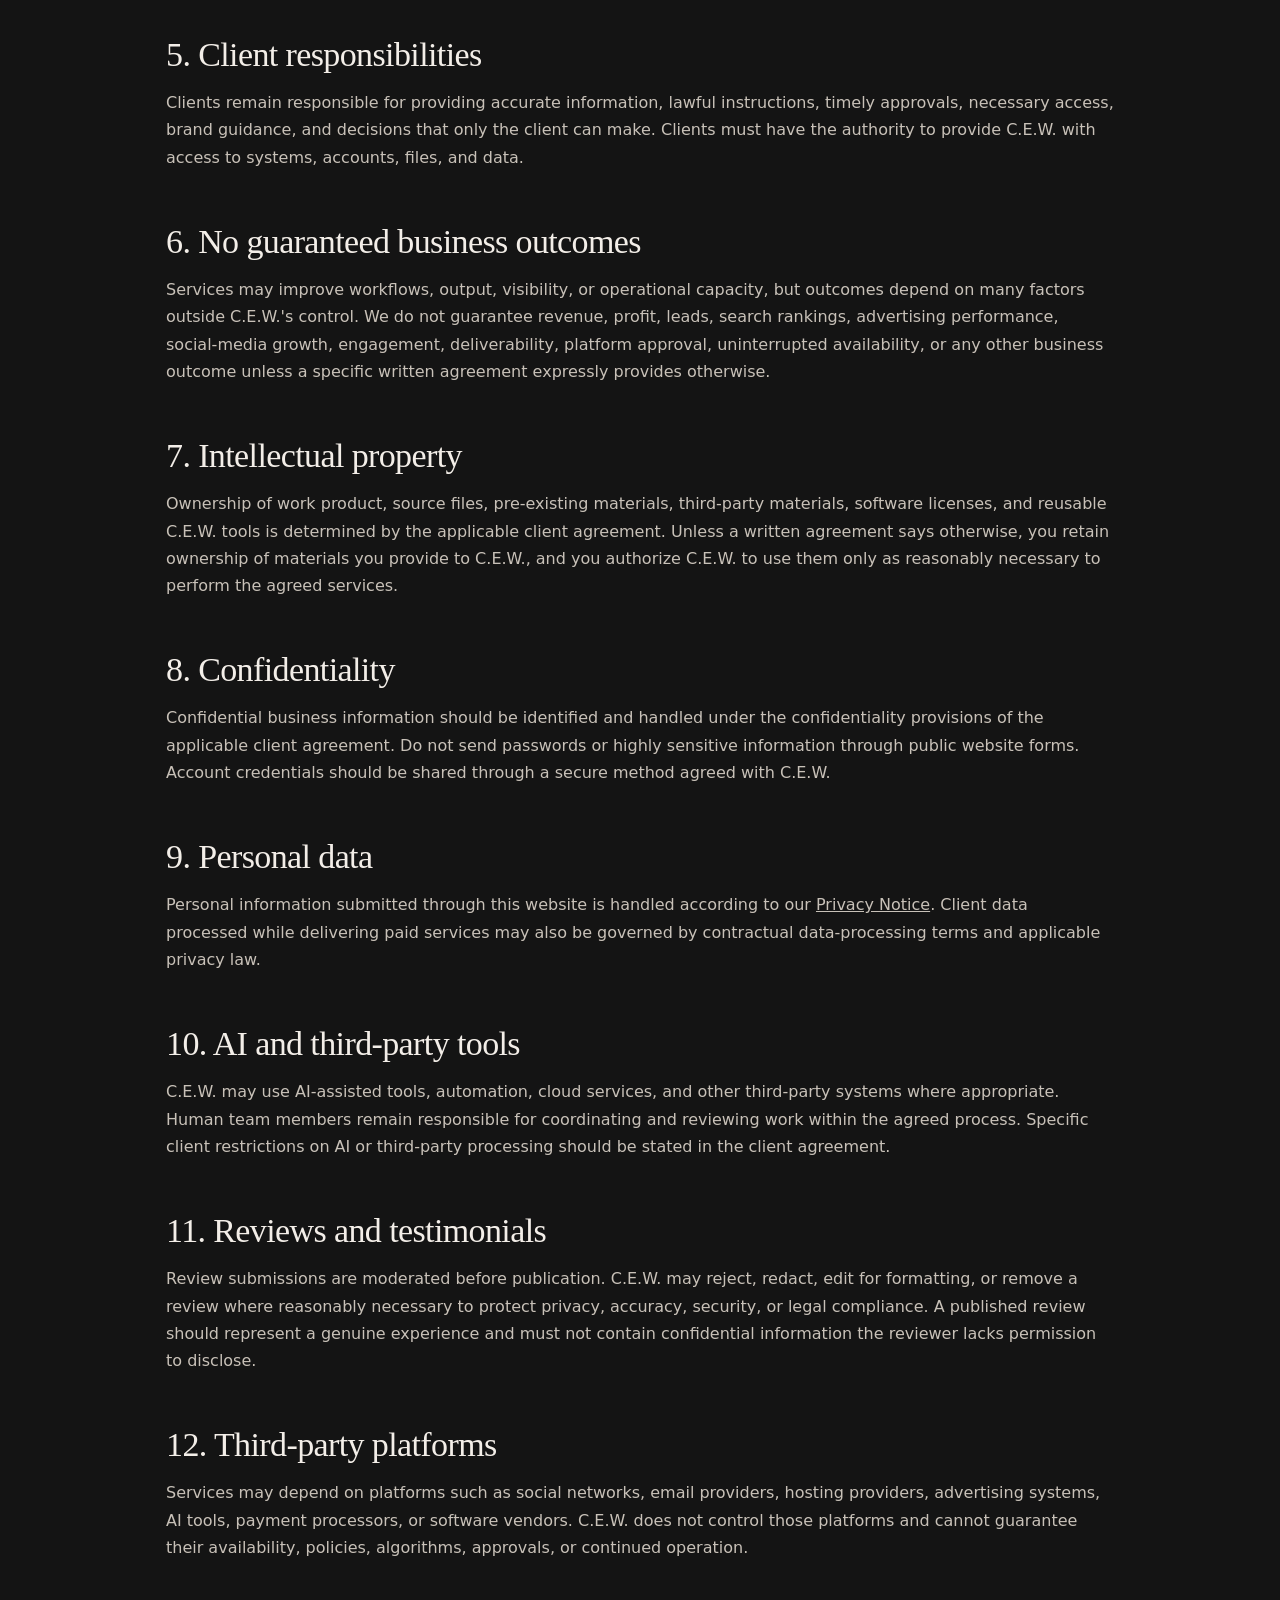
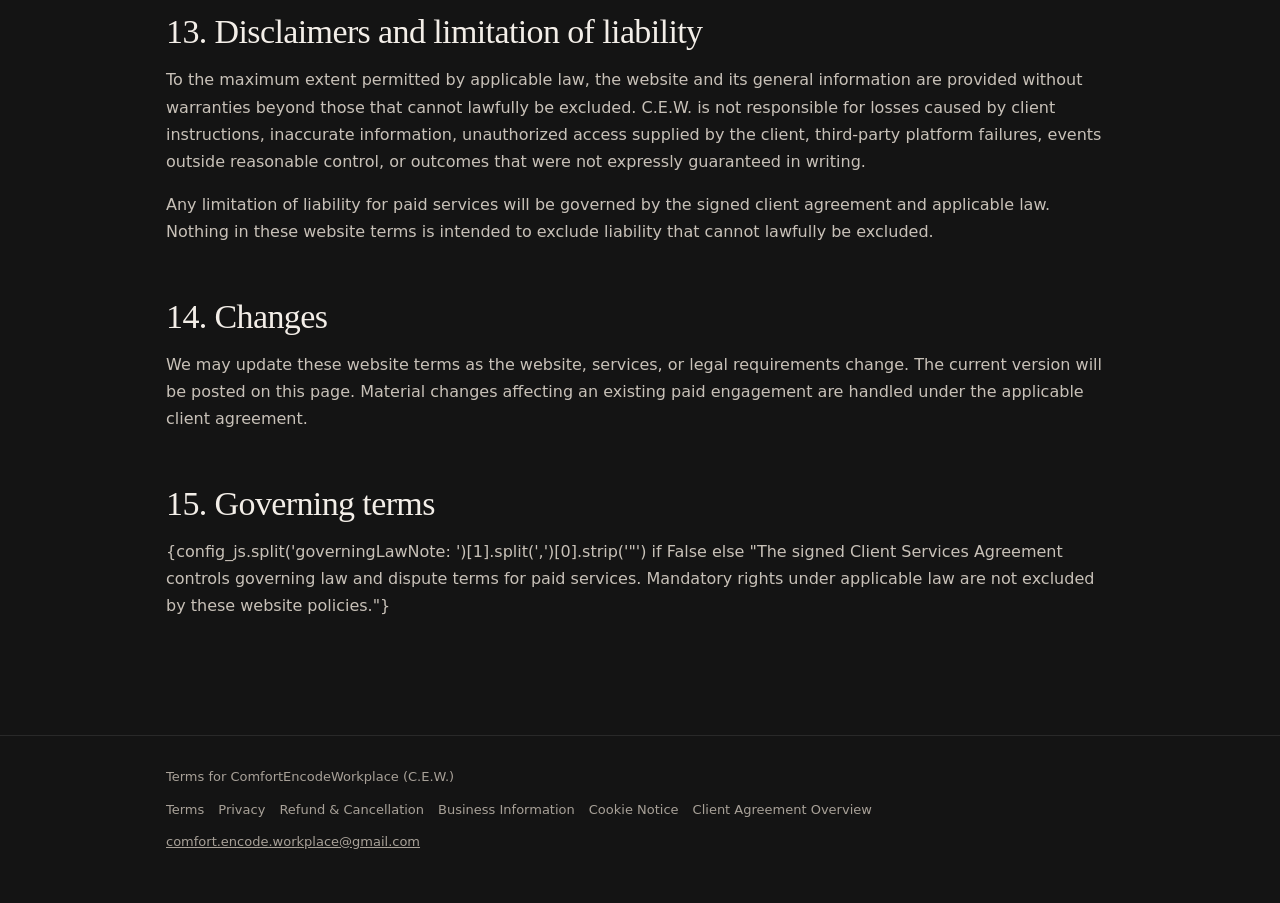
<file: terms.html>
<!DOCTYPE html>
<html lang="en">
<head>
<meta charset="UTF-8">
<meta name="viewport" content="width=device-width, initial-scale=1">
<title>Terms of Use | ComfortEncodeWorkplace (C.E.W.)</title>
<meta name="description" content="Website terms for ComfortEncodeWorkplace, covering site use, service descriptions, client responsibilities, intellectual property, privacy, and paid-service boundaries.">
<meta name="robots" content="index, follow">
<link rel="canonical" href="https://cew-website-o4sb.vercel.app/terms.html">
<meta http-equiv="Content-Security-Policy" content="default-src 'self'; base-uri 'self'; object-src 'none'; frame-ancestors 'none'; upgrade-insecure-requests; script-src 'self'; style-src 'self' https://fonts.googleapis.com; font-src 'self' https://fonts.gstatic.com; img-src 'self' data:; connect-src 'self'; form-action 'self';">
<meta name="referrer" content="strict-origin-when-cross-origin">
<link rel="stylesheet" href="legal.css">
<link rel="preconnect" href="https://fonts.googleapis.com">
<link rel="preconnect" href="https://fonts.gstatic.com" crossorigin>
<link href="https://fonts.googleapis.com/css2?family=Instrument+Serif:ital@0;1&family=Geist:wght@300;400;500;600;700&family=Geist+Mono:wght@400;500&display=swap" rel="stylesheet">
<script src="legal-config.js" defer></script>
</head>
<body>
<header class="topbar"><div class="wrap"><a class="brand" href="index.html">ComfortEncodeWorkplace <small>(C.E.W.)</small></a><a class="back" href="index.html">Back to main site</a></div></header>
<main><div class="wrap">
<div class="eyebrow">Legal</div>
<h1>Terms of Use</h1>
<p class="meta">Last updated: October 3, 2026</p>

<p class="lede">These Website Terms govern your use of the C.E.W. website and related public-facing features. Paid services are governed by a separate written client agreement or order document.</p>

<div class="card notice"><strong>Important:</strong> The website describes a managed service model, not an employment offer, guarantee of business results, or promise that every task can be completed immediately. Scope, staffing, access, fees, deliverables, service levels, and project-specific obligations are confirmed before paid work begins.</div>

<h2>1. About C.E.W.</h2>
<p>ComfortEncodeWorkplace (C.E.W.) provides managed outsourcing and execution support across areas such as software and website work, content and video production, social media operations, customer support, administration, research, outreach, automation, and related services.</p>
<p>The website's service catalog is descriptive. A particular service is only included when it is within the agreed scope and the necessary information, access, approvals, and third-party resources are available.</p>

<h2>2. Website use</h2>
<ul>
<li>You may use this website for lawful business and informational purposes.</li>
<li>You must not attempt to interfere with the website, bypass access controls, introduce malicious code, scrape private data, or misuse forms or review features.</li>
<li>You must not submit content that is unlawful, fraudulent, defamatory, abusive, invasive of privacy, infringing, or intentionally misleading.</li>
<li>We may restrict or remove content that violates these terms or creates a security, legal, or operational risk.</li>
</ul>

<h2>3. Information on the website</h2>
<p>We try to keep public information accurate, but service descriptions, availability, pricing, timelines, examples, and other information may change. Website information is not a guarantee that a specific result, ranking, revenue increase, uptime level, lead volume, engagement level, or delivery date will occur.</p>

<h2>4. Pricing and paid services</h2>
<p>Published monthly plan prices are starting points for the configurations shown on the website. The final scope, staffing, included services, third-party charges, taxes where applicable, payment timing, cancellation rights, and other commercial terms are set out in the applicable client agreement.</p>
<p>Third-party software, advertising spend, hosting, domains, paid APIs, subscriptions, platform fees, and other external charges are not automatically included merely because C.E.W. can manage or configure them.</p>

<h2>5. Client responsibilities</h2>
<p>Clients remain responsible for providing accurate information, lawful instructions, timely approvals, necessary access, brand guidance, and decisions that only the client can make. Clients must have the authority to provide C.E.W. with access to systems, accounts, files, and data.</p>

<h2>6. No guaranteed business outcomes</h2>
<p>Services may improve workflows, output, visibility, or operational capacity, but outcomes depend on many factors outside C.E.W.'s control. We do not guarantee revenue, profit, leads, search rankings, advertising performance, social-media growth, engagement, deliverability, platform approval, uninterrupted availability, or any other business outcome unless a specific written agreement expressly provides otherwise.</p>

<h2>7. Intellectual property</h2>
<p>Ownership of work product, source files, pre-existing materials, third-party materials, software licenses, and reusable C.E.W. tools is determined by the applicable client agreement. Unless a written agreement says otherwise, you retain ownership of materials you provide to C.E.W., and you authorize C.E.W. to use them only as reasonably necessary to perform the agreed services.</p>

<h2>8. Confidentiality</h2>
<p>Confidential business information should be identified and handled under the confidentiality provisions of the applicable client agreement. Do not send passwords or highly sensitive information through public website forms. Account credentials should be shared through a secure method agreed with C.E.W.</p>

<h2>9. Personal data</h2>
<p>Personal information submitted through this website is handled according to our <a href="privacy.html">Privacy Notice</a>. Client data processed while delivering paid services may also be governed by contractual data-processing terms and applicable privacy law.</p>

<h2>10. AI and third-party tools</h2>
<p>C.E.W. may use AI-assisted tools, automation, cloud services, and other third-party systems where appropriate. Human team members remain responsible for coordinating and reviewing work within the agreed process. Specific client restrictions on AI or third-party processing should be stated in the client agreement.</p>

<h2>11. Reviews and testimonials</h2>
<p>Review submissions are moderated before publication. C.E.W. may reject, redact, edit for formatting, or remove a review where reasonably necessary to protect privacy, accuracy, security, or legal compliance. A published review should represent a genuine experience and must not contain confidential information the reviewer lacks permission to disclose.</p>

<h2>12. Third-party platforms</h2>
<p>Services may depend on platforms such as social networks, email providers, hosting providers, advertising systems, AI tools, payment processors, or software vendors. C.E.W. does not control those platforms and cannot guarantee their availability, policies, algorithms, approvals, or continued operation.</p>

<h2>13. Disclaimers and limitation of liability</h2>
<p>To the maximum extent permitted by applicable law, the website and its general information are provided without warranties beyond those that cannot lawfully be excluded. C.E.W. is not responsible for losses caused by client instructions, inaccurate information, unauthorized access supplied by the client, third-party platform failures, events outside reasonable control, or outcomes that were not expressly guaranteed in writing.</p>
<p>Any limitation of liability for paid services will be governed by the signed client agreement and applicable law. Nothing in these website terms is intended to exclude liability that cannot lawfully be excluded.</p>

<h2>14. Changes</h2>
<p>We may update these website terms as the website, services, or legal requirements change. The current version will be posted on this page. Material changes affecting an existing paid engagement are handled under the applicable client agreement.</p>

<h2>15. Governing terms</h2>
<p>{config_js.split('governingLawNote: ')[1].split(',')[0].strip('"') if False else "The signed Client Services Agreement controls governing law and dispute terms for paid services. Mandatory rights under applicable law are not excluded by these website policies."}</p>

</div></main>
<footer><div class="wrap">
  <div>Terms for ComfortEncodeWorkplace (C.E.W.)</div>
  <div class="footer-links">
    <a href="terms.html">Terms</a><a href="privacy.html">Privacy</a><a href="refund-cancellation.html">Refund &amp; Cancellation</a><a href="business-information.html">Business Information</a><a href="cookie-notice.html">Cookie Notice</a><a href="client-agreement-overview.html">Client Agreement Overview</a>
  </div>
  <div class="footer-contact"><a href="mailto:comfort.encode.workplace@gmail.com">comfort.encode.workplace@gmail.com</a></div>
</div></footer>
</body>
</html>
</file>
<file: legal.css>
:root{--bg:#141414;--alt:#181818;--ink:#F3EEE8;--mute:#A8A198;--oc:#D88A53;--oc-hi:#EDA871;--line:rgba(255,255,255,.09);--line2:rgba(255,255,255,.17);--serif:'Instrument Serif',Georgia,'Times New Roman',serif;--sans:'Geist',system-ui,-apple-system,'Segoe UI',sans-serif}
*{box-sizing:border-box}
html{background:var(--bg);color-scheme:dark;scroll-behavior:smooth}
body{margin:0;background:var(--bg);color:var(--ink);font-family:var(--sans);line-height:1.7;-webkit-font-smoothing:antialiased}
body:before{content:'';position:fixed;inset:0;z-index:-1;pointer-events:none;background:radial-gradient(800px 500px at 90% 0%,rgba(216,138,83,.12),transparent 65%),radial-gradient(700px 500px at 0% 50%,rgba(216,138,83,.05),transparent 60%)}
a{color:inherit}
.wrap{max-width:1000px;margin:0 auto;padding:0 26px}
.topbar{padding:20px 0;border-bottom:1px solid var(--line);background:rgba(20,20,20,.78);backdrop-filter:blur(16px);position:sticky;top:0;z-index:10}
.topbar .wrap{display:flex;justify-content:space-between;align-items:center;gap:20px}
.brand{font-weight:650;text-decoration:none}
.brand small{color:var(--mute);font-weight:400}
.back{font-size:14px;color:var(--mute);text-decoration:none}
.back:hover{color:var(--ink)}
main{padding:80px 0 100px}
.eyebrow{display:inline-block;color:var(--oc-hi);font-size:13px;letter-spacing:.04em;text-transform:uppercase;margin-bottom:18px}
h1,h2{font-family:var(--serif);font-weight:400;letter-spacing:-.018em}
h1{font-size:clamp(48px,7vw,76px);line-height:1;margin:0 0 18px}
h2{font-size:34px;line-height:1.1;margin:52px 0 14px}
h3{font-size:19px;margin:30px 0 8px}
p,li{color:#C8C1B8}
.lede{max-width:760px;font-size:18px}
.meta{font-size:13px;color:var(--mute);margin:0 0 40px}
.card{border:1px solid var(--line2);background:rgba(255,255,255,.035);border-radius:18px;padding:22px;margin:22px 0}
.notice{border-color:rgba(216,138,83,.35);background:rgba(216,138,83,.07)}
ul{padding-left:22px}
li{margin:8px 0}
table{width:100%;border-collapse:collapse;margin:18px 0}
th,td{padding:12px;border:1px solid var(--line);text-align:left;vertical-align:top}
th{color:var(--ink);font-weight:600}
td{color:var(--mute)}
footer{border-top:1px solid var(--line);padding:30px 0 50px;color:var(--mute);font-size:13px}
.footer-links{display:flex;gap:14px;flex-wrap:wrap;margin-top:10px}
.footer-links a{text-decoration:none}.footer-links a:hover{text-decoration:underline}
code{font-family:ui-monospace,Menlo,monospace;font-size:.9em}
@media(max-width:640px){main{padding:56px 0 72px}.wrap{padding:0 20px}h2{font-size:29px}.topbar .wrap{align-items:flex-start}}

.footer-contact{margin-top:10px}
</file>
